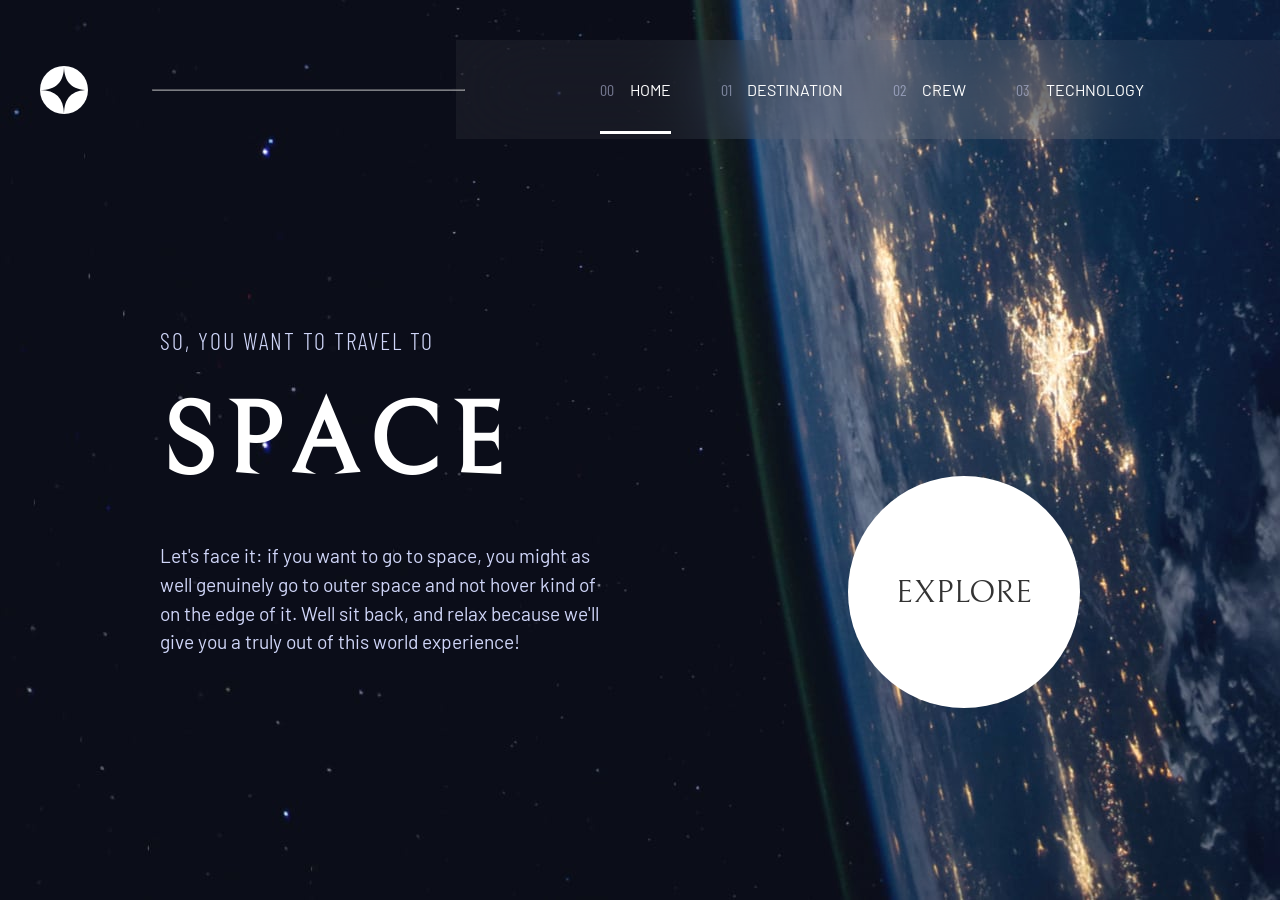
<file: index.html>
<!DOCTYPE html>
<html lang="en">
<head>
    <meta charset="UTF-8">
    <meta name="viewport" content="width=device-width, initial-scale=1.0">
    <link rel="preconnect" href="https://fonts.googleapis.com">
    <link rel="preconnect" href="https://fonts.gstatic.com" crossorigin>
    <link href="https://fonts.googleapis.com/css2?family=Bellefair&family=Barlow+Condensed:wght@300;400;700&family=Barlow&display=swap" rel="stylesheet">
    <link rel="stylesheet" href="./css/variables.css">
    <link rel="stylesheet" href="./css/reset.css">
    <link rel="stylesheet" href="./css/styles.css">
    <title>Space Tourism Web</title>
</head>
<body class="home-body">
    <header>
        <svg xmlns="http://www.w3.org/2000/svg" width="48" height="48" aria-label="space-tourism logo" role="img">
            <g fill="none" fill-rule="evenodd"><circle cx="24" cy="24" r="24" fill="#FFF"/>
                <path fill="#0B0D17" d="M24 0c0 16-8 24-24 24 15.718.114 23.718 8.114 24 24 0-16 8-24 24-24-16 0-24-8-24-24z"/>
            </g>
        </svg>

        <hr class="header-line" aria-hidden="true">
        <button class="hamburger" aria-label="Open navigation menu" aria-expanded="false" aria-controls="nav-menu">&#9776;</button>
        <nav aria-label="main navigation">
            <ul>
                <li>
                    <a href="index.html" class="active" aria-current="page">
                        <span class="nav-number" aria-hidden="true">00</span> HOME</a>
                </li>
                <li>
                    <a href="destination.html">
                        <span class="nav-number" aria-hidden="true">01</span> DESTINATION</a>
                </li>
                <li>
                    <a href="crew.html">
                        <span class="nav-number" aria-hidden="true">02</span> CREW</a>
                </li>
                <li>
                    <a href="technology.html">
                        <span class="nav-number" aria-hidden="true">03</span> TECHNOLOGY</a>
                </li>
            </ul>
        </nav>
    </header>

    <main class="home-main" aria-label="home">
        <section class="home-text">
            <p>SO, YOU WANT TO TRAVEL TO</p>
            <h1>SPACE</h1>
            <p>Let's face it: if you want to go to space, you might as well genuinely go to outer space and not hover kind of on the edge of it. Well sit back, and relax because we'll give you a truly out of this world experience!</p>
        </section>
        <a href="destination.html" class="explore-button" aria-label="Explore destinations">EXPLORE</a>
    </main>

    <script src="./js/main.js"></script>
</body>
</html>
</file>
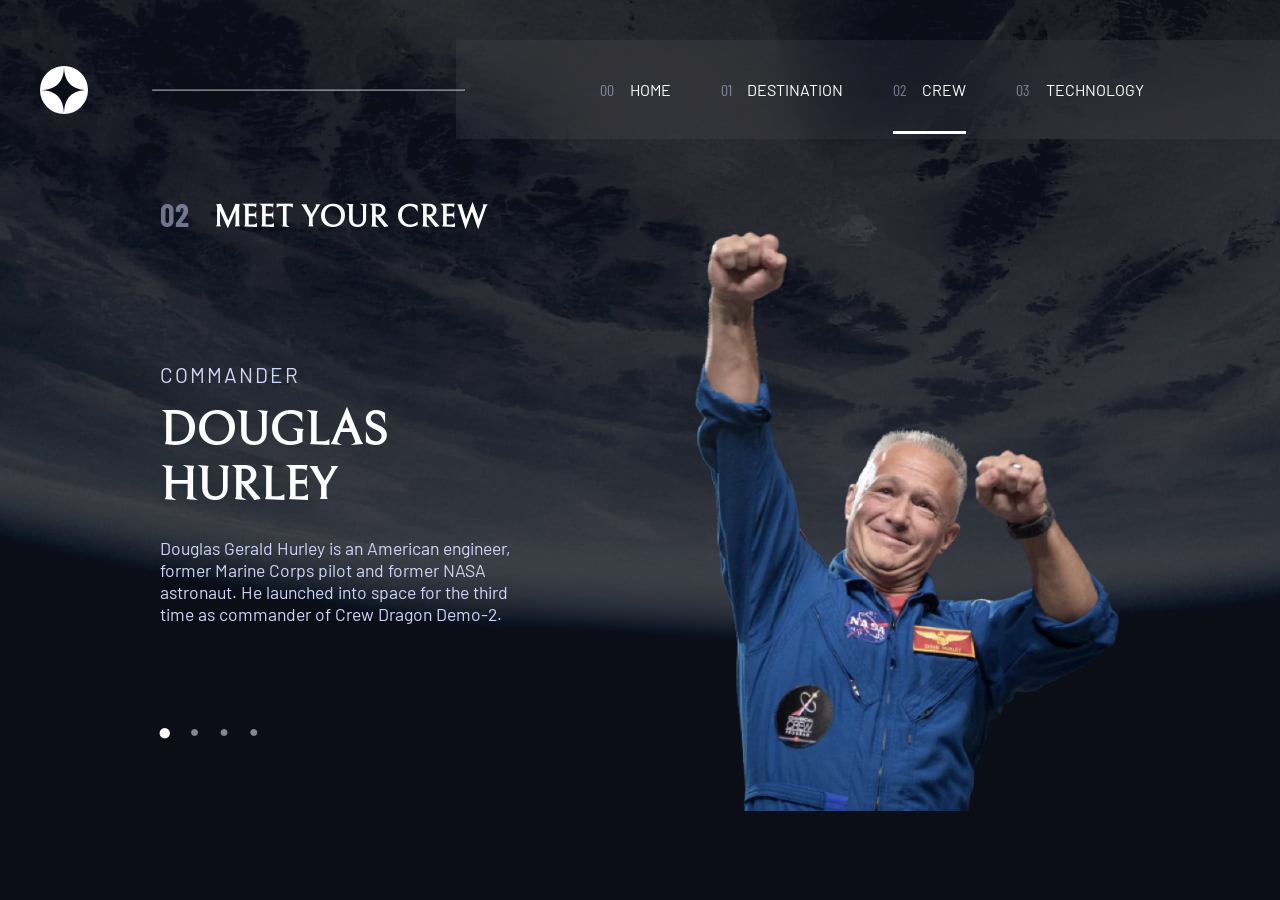
<file: crew.html>
<!DOCTYPE html>
<html lang="en">
<head>
    <meta charset="UTF-8">
    <meta name="viewport" content="width=device-width, initial-scale=1.0">
    <link rel="preconnect" href="https://fonts.googleapis.com">
    <link rel="preconnect" href="https://fonts.gstatic.com" crossorigin>
    <link href="https://fonts.googleapis.com/css2?family=Bellefair&family=Barlow+Condensed:wght@300;400;700&family=Barlow&display=swap" rel="stylesheet">
    <link rel="stylesheet" href="./css/variables.css">
    <link rel="stylesheet" href="./css/reset.css">
    <link rel="stylesheet" href="./css/styles.css">
    <title>Space Tourism Web</title>
</head>
<body class="crew-body">
    <header>
        <svg xmlns="http://www.w3.org/2000/svg" width="48" height="48" aria-label="space-tourism logo" role="img">
            <g fill="none" fill-rule="evenodd"><circle cx="24" cy="24" r="24" fill="#FFF"/>
                <path fill="#0B0D17" d="M24 0c0 16-8 24-24 24 15.718.114 23.718 8.114 24 24 0-16 8-24 24-24-16 0-24-8-24-24z"/>
            </g>
        </svg>

        <hr class="header-line" aria-hidden="true">
        <button class="hamburger" aria-label="open navigation menu">&#9776;</button>
        <nav aria-label="navigation menu">
            <ul>
                <li>
                    <a href="index.html">
                        <span class="nav-number" aria-hidden="true">00</span> HOME</a>
                </li>
                <li>
                    <a href="destination.html">
                        <span class="nav-number" aria-hidden="true">01</span> DESTINATION</a>
                </li>
                <li>
                    <a href="crew.html" class="active" aria-current="page">
                        <span class="nav-number" aria-hidden="true">02</span> CREW</a>
                </li>
                <li>
                    <a href="technology.html">
                        <span class="nav-number" aria-hidden="true">03</span> TECHNOLOGY</a>
                </li>
            </ul>
        </nav>
    </header>

    <main class="crew-main" aria-label="Crew">
        <h1 class="title-section"><span class="section-number" aria-hidden="true">02</span>MEET YOUR CREW</h1>
        <section class="crew-description">
            <p class="crew-occupation" id="crew-role">COMMANDER</p>
            <h2 id="crew-name">DOUGLAS HURLEY</h2>
            <p class="crew-bio" id="crew-bio">Douglas Gerald Hurley is an American engineer, former Marine Corps pilot and former NASA astronaut. He launched into space for the third time as commander of Crew Dragon Demo-2.</p>

            <nav class="crew-option" aria-label="crew selection">
                <ul>
                    <li><a href="#" data-crew="Douglas Hurley" class="active" aria-current="true">●</a></li>
                    <li><a href="#" data-crew="Victor Glover">●</a></li>
                    <li><a href="#" data-crew="Mark Shuttleworth">●</a></li>
                    <li><a href="#" data-crew="Anousheh Ansari">●</a></li>
                </ul>
            </nav>
        </section>

        <section class="crew-image" >
            <img src="./assets/crew/image-douglas-hurley.webp" id="crew-image" alt="Douglas Hurley">
        </section>
    </main>

    <script src="./js/crew.js"></script>
    <script src="./js/main.js"></script>
</body>
</html>
</file>
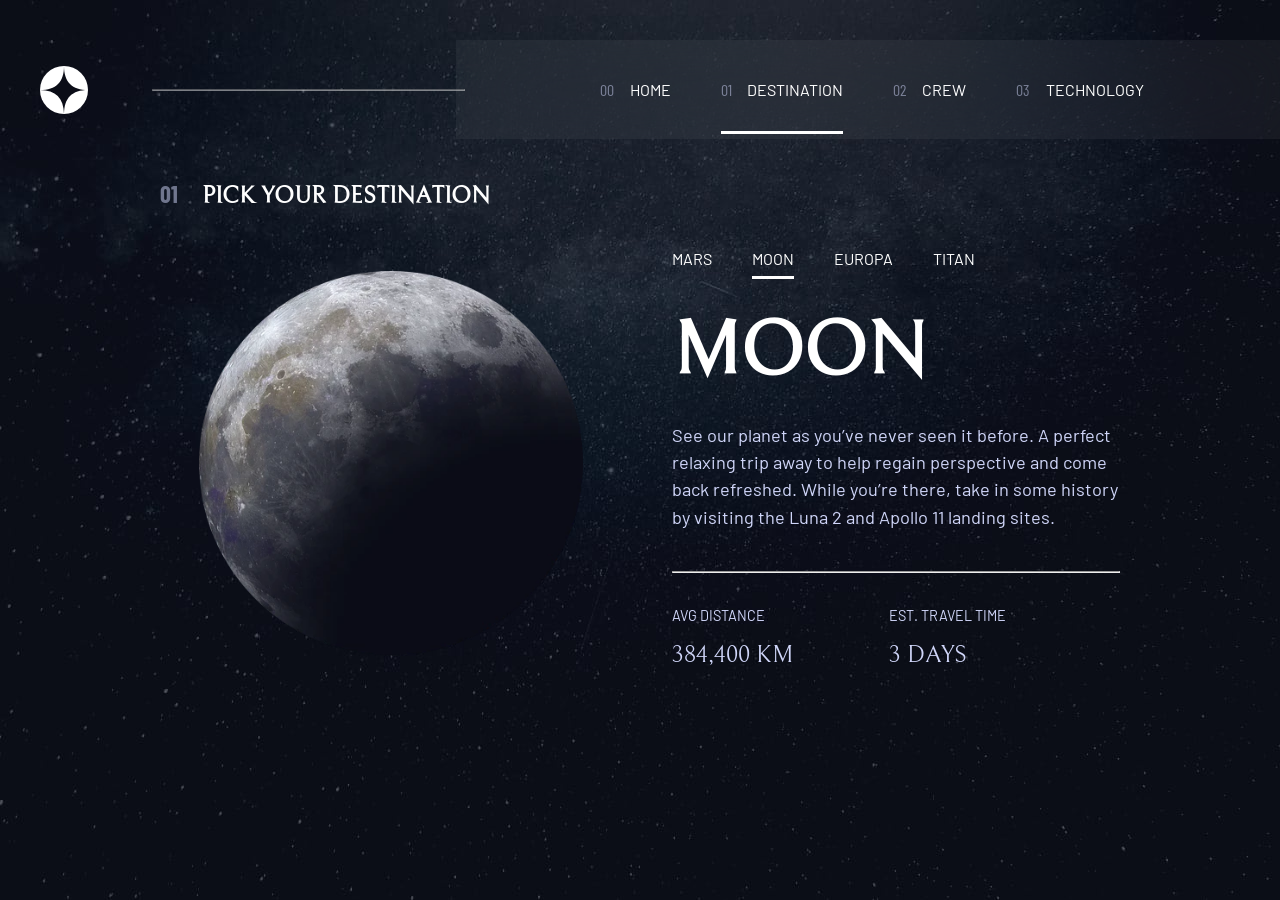
<file: destination.html>
<!DOCTYPE html>
<html lang="en">
<head>
    <meta charset="UTF-8">
    <meta name="viewport" content="width=device-width, initial-scale=1.0">
    <link rel="preconnect" href="https://fonts.googleapis.com">
    <link rel="preconnect" href="https://fonts.gstatic.com" crossorigin>
    <link href="https://fonts.googleapis.com/css2?family=Bellefair&family=Barlow+Condensed:wght@300;400;700&family=Barlow&display=swap" rel="stylesheet">
    <link rel="stylesheet" href="./css/variables.css">
    <link rel="stylesheet" href="./css/reset.css">
    <link rel="stylesheet" href="./css/styles.css">
    <title>Space Tourism Web</title>
</head>
<body class="destination-body">
    <header>
        <svg xmlns="http://www.w3.org/2000/svg" width="48" height="48" aria-label="space-tourism logo" role="img">
            <g fill="none" fill-rule="evenodd"><circle cx="24" cy="24" r="24" fill="#FFF"/>
                <path fill="#0B0D17" d="M24 0c0 16-8 24-24 24 15.718.114 23.718 8.114 24 24 0-16 8-24 24-24-16 0-24-8-24-24z"/>
            </g>
        </svg>

        <hr class="header-line">
        <button class="hamburger" aria-label="open navigation menu">&#9776;</button>
        <nav aria-label="main navigation">
            <ul>
                <li>
                    <a href="index.html">
                        <span class="nav-number" aria-hidden="true">00</span> HOME</a>
                </li>
                <li>
                    <a href="destination.html" class="active">
                        <span class="nav-number" aria-current="page">01</span> DESTINATION</a>
                </li>
                <li>
                    <a href="crew.html">
                        <span class="nav-number" aria-hidden="true">02</span> CREW</a>
                </li>
                <li>
                    <a href="technology.html">
                        <span class="nav-number" aria-hidden="true">03</span> TECHNOLOGY</a>
                </li>
            </ul>
        </nav>
    </header>

    <main class="destination-main">
        <section class="destination-option">
            <h1><span class="section-number" aria-hidden="true">01</span>PICK YOUR DESTINATION</h1>
            <img src="./assets/destination/image-moon.webp" id="planet-img" alt="Planet Mars">
        </section>
        <section class="destination-description">
            <nav class="planet-choice" aria-label="planet-selection">
                <ul>
                    <li>
                        <a href="#" data-planet="Mars">MARS</a>                
                    </li>
                    <li>
                        <a href="#" data-planet="Moon" class="active" aria-current="true">MOON</a>                
                    </li>
                    <li>
                        <a href="#" data-planet="Europa">EUROPA</a>                
                    </li>
                    <li>
                        <a href="#" data-planet="Titan">TITAN</a>                
                    </li>
                </ul>
            </nav>

            <h2 id="planet-name">MOON</h2>
            <p id="planet-description">See our planet as you’ve never seen it before. A perfect relaxing trip away to help regain perspective and come back refreshed. While you’re there, take in some history by visiting the Luna 2 and Apollo 11 landing sites.</p>

            <hr>

            <div class="destination-stats">
                <div class="distance">
                    <p>AVG DISTANCE</p>
                    <p id="planet-distance">384,400 km</p>
                </div>
                <div class="time">
                    <p>EST. TRAVEL TIME</p>
                    <p id="planet-travel">3 days</p>
                </div>
            </div>
        </section>
    </main>

    <script src="./js/destination.js"></script>
    <script src="./js/main.js"></script>
    
</body>
</html>
</file>
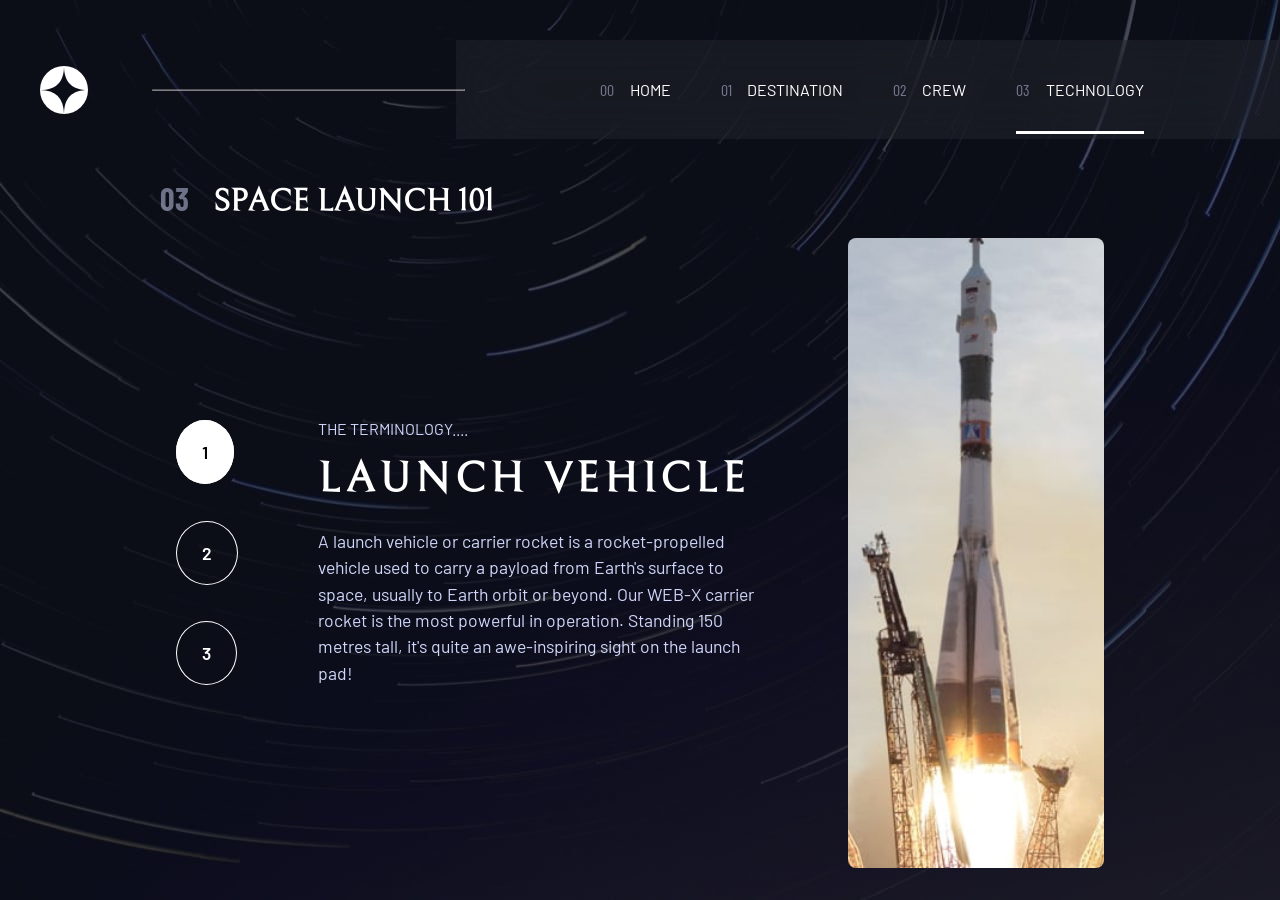
<file: technology.html>
<!DOCTYPE html>
<html lang="en">
<head>
    <meta charset="UTF-8">
    <meta name="viewport" content="width=device-width, initial-scale=1.0">
    <link rel="preconnect" href="https://fonts.googleapis.com">
    <link rel="preconnect" href="https://fonts.gstatic.com" crossorigin>
    <link href="https://fonts.googleapis.com/css2?family=Bellefair&family=Barlow+Condensed:wght@300;400;700&family=Barlow&display=swap" rel="stylesheet">
    <link rel="stylesheet" href="./css/variables.css">
    <link rel="stylesheet" href="./css/reset.css">
    <link rel="stylesheet" href="./css/styles.css">
    <title>Space Tourism Web</title>
</head>
<body class="technology-body">
    <header>
        <svg xmlns="http://www.w3.org/2000/svg" width="48" height="48" aria-label="space-tourism logo" role="img">
            <g fill="none" fill-rule="evenodd"><circle cx="24" cy="24" r="24" fill="#FFF"/>
                <path fill="#0B0D17" d="M24 0c0 16-8 24-24 24 15.718.114 23.718 8.114 24 24 0-16 8-24 24-24-16 0-24-8-24-24z"/>
            </g>
        </svg>

        <hr class="header-line" aria-hidden="true">
        <button class="hamburger" aria-label="open navigation menu">&#9776;</button>
        
        <nav aria-label="main navigation">
            <ul>
                <li>
                    <a href="index.html">
                        <span class="nav-number" aria-hidden="true">00</span> HOME</a>
                </li>
                <li>
                    <a href="destination.html">
                        <span class="nav-number" aria-hidden="true">01</span> DESTINATION</a>
                </li>
                <li>
                    <a href="crew.html">
                        <span class="nav-number" aria-hidden="true">02</span> CREW</a>
                </li>
                <li>
                    <a href="technology.html" class="active" aria-current="page">
                        <span class="nav-number" aria-hidden="true">03</span> TECHNOLOGY</a>
                </li>
            </ul>
        </nav>
    </header>

    <main class="technology-main" aria-label="Technology">
        <h1 class="title-section"><span class="section-number" aria-hidden="true">03</span>SPACE LAUNCH 101</h1>
        <section class="technology-content">
            <nav class="technology-list" aria-label="technology selection">
                <ul>
                    <li><a href="#" class="active" data-technology="Launch vehicle">1</a></li>
                    <li><a href="#" data-technology="Spaceport">2</a></li>
                    <li><a href="#" data-technology="Space capsule">3</a></li>
                </ul>
            </nav>

            <article class="technology-description">
                <p class="technology-title">THE TERMINOLOGY....</p>
                <h2 id="technology-name">LAUNCH VEHICLE</h2>
                <p class="technology-explanation" id="technology-explanation">A launch vehicle or carrier rocket is a rocket-propelled vehicle used to carry a payload from Earth's surface to space. usually to Earth orbit or beyond. Our WEB-X carrier rocket is the most powerful in operation. Standing 150 metres tall, it's quite an awe-inspiring sight on the launch pad!</p>
            </article>

            <section class="technology-images">
                <img id="technology-image" src="./assets/technology/image-launch-vehicle-portrait.jpg" alt="space rocket launch">
            </section>
        </section>

        
        
    </main>
    
    <script src="./js/technology.js"></script>
    <script src="./js/main.js"></script>
</body>
</html>
</file>
<file: css/variables.css>
:root {
    --space-bg: #0b0d17;
    --text-main: #FFFFFF;
    --text-muted: #d0d6f9;
    --space-accent: #383b4b;
    --font-serif: 'Bellefair', serif;
    --font-condense: 'Barlow Condensed', sans-serif;
    --font-body: 'Barlow', sans-serif;
}
</file>
<file: css/styles.css>
h1, h2 {
    font-family: var(--font-serif);
}

p {
    font-family: var(--font-body);
    color: var(--text-muted);
}

.section-number, .nav-number {
    font-family: var(--font-condense);
    color: var(--text-muted);
    opacity: 0.5;
}




/*HOME*/

body {
    background-size: cover;
    background-position: center;
    min-height: 100vh;
    display: flex;
    flex-direction: column;
}

body.home-body {
    background-image: url('../assets/home/background-home-desktop.jpg');
}

/*HEADER*/

header {
    display: flex;
    justify-content: space-between;
    margin: 40px;
}

header svg {
    align-self: center;
}

header button {
    display: none;
}

header nav {
   background-color: rgba(255, 255, 255, 0.05);
   backdrop-filter: blur(40px);
   -webkit-backdrop-filter: blur(30px);
   padding: 2.5rem 9rem;
   margin-right: -3rem;
}

header .nav-number {
    margin-right: 0.8rem;
}

header .header-line {
    flex: 1;
    height: 1px;
    align-self: center;
    margin-left: 4rem;
    margin-right: -0.6rem;
    position: relative;
    z-index: 2;
    opacity: 0.5;
}

header button {
    display: none;
}

header nav ul {
    display: flex;
    gap: 50px;
}

header nav ul li a.active {
    padding-bottom: 2rem;
    border-bottom: 3px solid white;
}

/*HOME-MAIN*/

.home-main {
    flex: 1;
    display: flex;
    align-items: center;
    justify-content: space-between;
    padding: 0 10rem;
    padding-bottom: 6rem;
    position: relative;
}

.home-main .explore-button {
    display: flex;
    justify-content: center;
    align-items: center;
    align-self: flex-end;
    background-color: var(--text-main);
    color: rgba(0, 0, 0,  0.8);
    margin: auto 40px 6rem 0;
    font-size: 2rem;
    padding: 2rem 3rem;
    border-radius: 50%;
    font-family: var(--font-serif);
    aspect-ratio: 1/1;
}

.home-main .home-text h1 {
    margin-left: 1px;
    margin-bottom: 40px;
    font-size: clamp(3rem, 8vw, 9rem);
    letter-spacing: 10px;
    font-family: var(--font-serif);
}

.home-main .home-text p:first-child {
    margin-bottom: 30px;
    font-size: 1.5rem;
    letter-spacing: 2px;
    font-weight: 300;
    font-family: var(--font-condense);
}

.home-main .home-text p:last-child {
    font-size: 1.2rem;
    max-width: 450px;
    color: var(--text-muted);
    line-height: 1.5;

}



/*DESTINATION*/

body.destination-body {
    background-image: url('../assets/destination/background-destination-desktop.jpg')
}

#planet-img {
    transition: opacity 0.25s ease;
}

#planet-name {
    text-transform: uppercase;
}

.destination-main {
    display: flex;
    gap: 50px;
    padding: 0 10rem;
}

.section-number {
    margin-right: 1.5rem;
}

.destination-main .destination-option {
    display: flex;
    flex-direction: column;
    flex: 1;
    align-items: center;
}

.destination-main .destination-stats {
    display: flex;
    gap: 6rem;
}

.destination-main .destination-description {
    flex: 1;
    max-width: clamp(300px, 35vw, 450px);
    margin-top: 70px;
    display: flex; 
    flex-direction: column; 
    justify-content: center;
}

.destination-main .destination-option img {
    width: clamp(200px, 30vw, 480px);
    height: clamp(200px, 30vw, 480px);
    object-fit: contain;
}

.destination-option .section-number {
    color: var(--text-muted);
    margin-right: 1.5rem;

}

.destination-option h1 {
    margin-bottom: 3.8rem;
    align-self: flex-start;
}

.destination-description h2 {
    margin-bottom: 1.6rem;
    font-size: clamp(3rem, 6vw, 6.25rem);
    font-family: var(--font-serif);
}

.destination-description p {
    margin-bottom: 2.5rem;
    font-size: 1.14rem;
    line-height: 1.5;
}

.destination-description hr {
    margin-bottom: 2rem;
}

.destination-stats .distance p:first-child, .destination-stats .time p:first-child {
    margin: 0 0 10px 0;
    font-size: 0.9rem;
}

.destination-stats .distance p:last-child, .destination-stats .time p:last-child {
    text-transform: uppercase;
    font-family: var(--font-serif);
    font-size: 1.5rem;
}


.destination-main .destination-description .planet-choice ul {
    display: flex;
    gap: 40px;
    margin-bottom: 2.5rem;
}

.destination-main .destination-description .planet-choice ul li a.active {
    border-bottom: 3px solid white;
    padding-bottom: 8px;
}

/*CREW*/

body.crew-body {
    background-image: url(../assets/crew/background-crew-desktop.jpg)
}


.crew-main {
    display: flex;
    gap: 10rem;
    align-items: flex-end;
    padding: 2rem 10rem 0 10rem;
    position: relative;
}

#crew-name {
    text-transform: uppercase;
}

#crew-role {
    text-transform: uppercase;
}

.crew-main .title-section {
    position: absolute;
    top: 1rem;
}
.crew-main .crew-description {
    display: flex;
    flex-direction: column;
    max-width: 500px;
    align-self: center;
    margin-top: 5rem;
}

.crew-description .crew-occupation {
    margin-bottom: 1rem;
    letter-spacing: 2px;
    font-size: 1.3rem;
}

.crew-description h2 {
    margin-bottom: 1.5rem;
    font-size: 3rem;
}

.crew-description .crew-bio{
    font-size: 1.1rem;
    max-width: 450px;
}

.crew-main .crew-image img {
    object-fit: contain;
    width: clamp(300px, 40vw, 550px);
    height: 600px;
    object-position: bottom;
    transition: opacity 0.25s ease;
}

.crew-main .crew-description ul {
    display: flex;
    gap: 20px;
    margin-top: 5rem;
    padding-top: 1rem;
}

.crew-description .crew-option ul li a{
    opacity: 0.5;
    transition: opacity 0.3s ease, transform 0.3s ease;
    display: inline-block;
}

.crew-description .crew-option ul li a.active {
    transform: scale(1.5);
    opacity: 1;
}

/*TECHNOLOGY*/
body.technology-body {
    background-image: url('../assets/technology/background-technology-desktop.jpg')
}

.technology-main {
    padding: 0 10rem;
    display: flex;
    flex-direction: column;
}

#technology-name {
    text-transform: uppercase;
}

.technology-content {
    display: flex;
    align-items: center;
    justify-content: space-between;
    gap: 5rem;
    padding: 1rem
}

.technology-main .title-section {
    margin-bottom: 0.1rem;
}


.technology-content .technology-description {
    max-width: 450px;
}

.technology-images img {
    border-radius: 8px;
    width: clamp(300px, 35vw, 500px);
    height: clamp(400px, 70vh, 700px);
    object-fit: cover;
    transition: opacity 0.3s ease;
}

.technology-content .technology-list ul {
    display: flex;
    flex-direction: column;
    gap: 4.9rem;
}

.technology-description .technology-title {
    margin-bottom: 1rem;
}

.technology-description h2 {
    margin-bottom: 1.5rem;
    font-size: 2.7rem;
    letter-spacing: 5px;
}

.technology-description .technology-explanation {
    line-height: 1.5;
    font-size: 1.1rem;
}

.technology-list ul li a {
    font-size: 1.1rem;
    font-weight: 600;
    border: 1px solid white;
    padding: 20px 25px;
    border-radius: 50%;
}

.technology-list ul li a.active {
    background-color: white;
    color: black;
}

@media (max-width: 768px) {
    /*HEADER*/
    header {
        margin: 0 20px 20px 20px;
    }

    header .header-line {
        display: none;
    }

    header nav {
        padding: 2rem 4rem;
    }

    header nav ul {
        gap: 20px;
    }

    header nav ul li a {
        font-family: var(--font-condense);
        font-size: 0.9rem;
        font-weight: 400;
        letter-spacing: 3px;
    }

    .nav-number {
        display: none;
    }

    /*HOME*/

    body.home-body {
        background-image: url('../assets/home/background-home-tablet.jpg')
    }

    .home-main {
        flex-direction: column;
        text-align: center;
        align-items: center;
        padding: 0 3rem;
        gap: 40px;
        margin: 4rem;
    }

    .home-main .explore-button {
        align-self: center;
        padding: 1.5rem 2rem;
        margin: 3rem 20px 20px 20px;
    }

    .home-main .home-text h1 {
        font-size: 9rem;
    }

    .home-main .home-text p:last-child {
        font-size: 1.1rem;
        margin: 0 20px 20px 20px;
    }

    /*DESTINATION*/

    body.destination-body {
        background-image: url('../assets/destination/background-destination-tablet.jpg')
    }

    .destination-main, .destination-option, .destination-description {
        flex-direction: column;
        align-items: center;
        text-align: center;
    }

    .destination-main {
        padding: 0;
    }

    #planet-img {
        width: clamp(200px, 80vh, 350px);
        height: clamp(200px, 80vh, 350px);
    }

    .destination-option {
        width: 100%;
        padding-left: 2rem;
    }

    .destination-option h1 {
        align-self: flex-start;
        margin-right: auto;
        text-align: left;
        margin-top: 3rem;
        font-size: 1.5rem;
    }

    .destination-stats .distance p,
    .destination-stats .time p {
        white-space: nowrap;
    }

    /*CREW*/

    body.crew-body {
        background-image: url('../assets/crew/background-crew-tablet.jpg')
    }
    .crew-main {
        flex-direction: column;
        align-items: center;
        padding: 2rem 3rem;
        text-align: center;
    }

    .crew-description {
        align-items: center;
    }

    #crew-image {
        width: 80vw;
        height: auto;
        object-fit: cover;
        object-position: top;
        order: 2;
    }

    .crew-main h1 {
        padding: 0;
        margin-top: 2rem;
        align-self: flex-start;
        margin-right: auto;
        font-size: 1.5rem;
        text-align: left;
    }

    /*TECHNOLOGY*/

    body.technology-body {
        background-image: url('../assets/technology/background-technology-tablet.jpg')
    }

    .technology-main {
        padding: 0;
    }

    .technology-content {
        flex-direction: column;
        align-items: center;
    }

    .technology-images {
        width: 100%;
        order: -1;
    }

    .technology-images img {
        width: 100%;
        height: clamp(200px, 80vh, 600px);
        object-fit: cover;
        padding-left: 0.5rem;
    }

    .technology-main h1 {
        padding: 3rem;
        align-self: flex-start;
        margin-right: auto;
        font-size: 1.5rem;
        text-align: left;
    }

    .technology-description {
        display: block;
        text-align: center;
    }

    .technology-description p:last-child {
        font-size: 1.2rem;
    }

    .technology-content .technology-list ul {
        flex-direction: row;
        gap: 2rem;
    }

    .technology-content .technology-list ul li a {
        font-size: 1.1rem;
    }





}

@media (max-width: 480px) {

    * {
        margin: 0;
        padding: 0;
    }

    /*HEADER*/

    header {
        padding: 0.9rem;
    }

    header nav {
        display: none;
    }

    header nav.open {
        display: block;
        padding: 1rem;
    }

    header .header-line {
        display: none;
    }

    .hamburger {
        display: block;
        font-size: 1.5rem;
        color: var(--text-muted);
    }

    header nav ul li a {
    font-size: 13px;
    }

    header nav ul li a.active {
    padding-bottom: 1rem;
    border-bottom: 3px solid white;
    }

    /*HOME*/

    body.home-body {
        background-image: url(../assets/home/background-home-mobile.jpg);
    }

    .home-main .home-text h1 {
        font-size: 5rem;
    }

    .home-main .home-text p:last-child {
    font-size: 1rem;
    margin: 0;
    color: var(--text-muted);
    line-height: 1.3;
    }

    /*DESTINATION*/

    body.destination-body {
        background-image: url(../assets/destination/background-destination-mobile.jpg);
    }

    .destination-option h1 {
        margin: 20px 40px 30px 40px;
    }

    #planet-img {
        width: clamp(300px, 30vw, 480px);
        height: clamp(300px, 30vw, 480px);
        object-fit: contain;
        margin-right: 20px;
    }

    .destination-main .destination-description {
        margin-top: 10px;
        max-width: 70%;
    }

    .destination-description p {
        margin-bottom: 2.5rem;
        font-size: 1rem;
        line-height: 1.5;
        width: 100%;
    }

    .destination-description hr {
        display: block;
        width: 100%;
        opacity: 0.3;
    }

    /*CREW*/

    body.crew-body {
        background-image: url(../assets/crew/background-crew-mobile.jpg);
    }

    .crew-main {
        flex-direction: column;
        align-items: center;
        padding: 0;
        gap: 0;
        position: static;
    }

    .crew-main h1 {
        order: 1;
        align-self: center;
        margin: 0;
        padding: 0;
        position: static !important;
    }

    .crew-image {
        order: 2;
        width: 100%;
        height: 200px;
        margin-top: 2rem;
        display: flex;
        justify-content: center;
    }

    #crew-image {
        width: 70%;
        height: 380px;
        object-fit: contain;
        object-position: top center;
    }

    .crew-description {
        order: 3;
        align-items: center;
        text-align: center;
        padding: 2rem 1.5rem;
    }

    .crew-option {
        order: -1;
        margin-bottom: 2rem;
    }

    .crew-description ul {
        margin-top: 2rem;
    }

    .crew-description h2 {
        font-size: 2rem;
        margin: 0;
    }

    .crew-description .crew-bio {
        padding: 2rem;
        font-size: 1.1rem;
        line-height: 1.5;
    }

    /*TECHNOLOGY*/

    body.technology-body {
        background-image: url('../assets/technology/background-technology-mobile.jpg');
    }

    .technology-main {
        padding: 0;
        margin: 0;
    }

    
    .technology-content {
        padding: 0.2rem;
        gap: 3rem;
    }

    .technology-main h1 {
        text-align: center;
        padding: 1.4rem;
        margin-left: auto;
    }

    #technology-image {
        width: 100%;
        height: clamp(200px, 80vh, 200px);
        object-fit: cover;
        margin: 0;
    }

    .technology-description h2 {
        font-size: 2rem;
        margin-bottom: 5px;
    }

    .technology-description p:last-child {
        font-size: 1rem;
        padding: 0.5rem;
        line-height: 1.8;
    }

    .technology-list ul li a {
        padding: 0.5rem 1rem;
        font-size: 3rem;
    }









}
</file>
